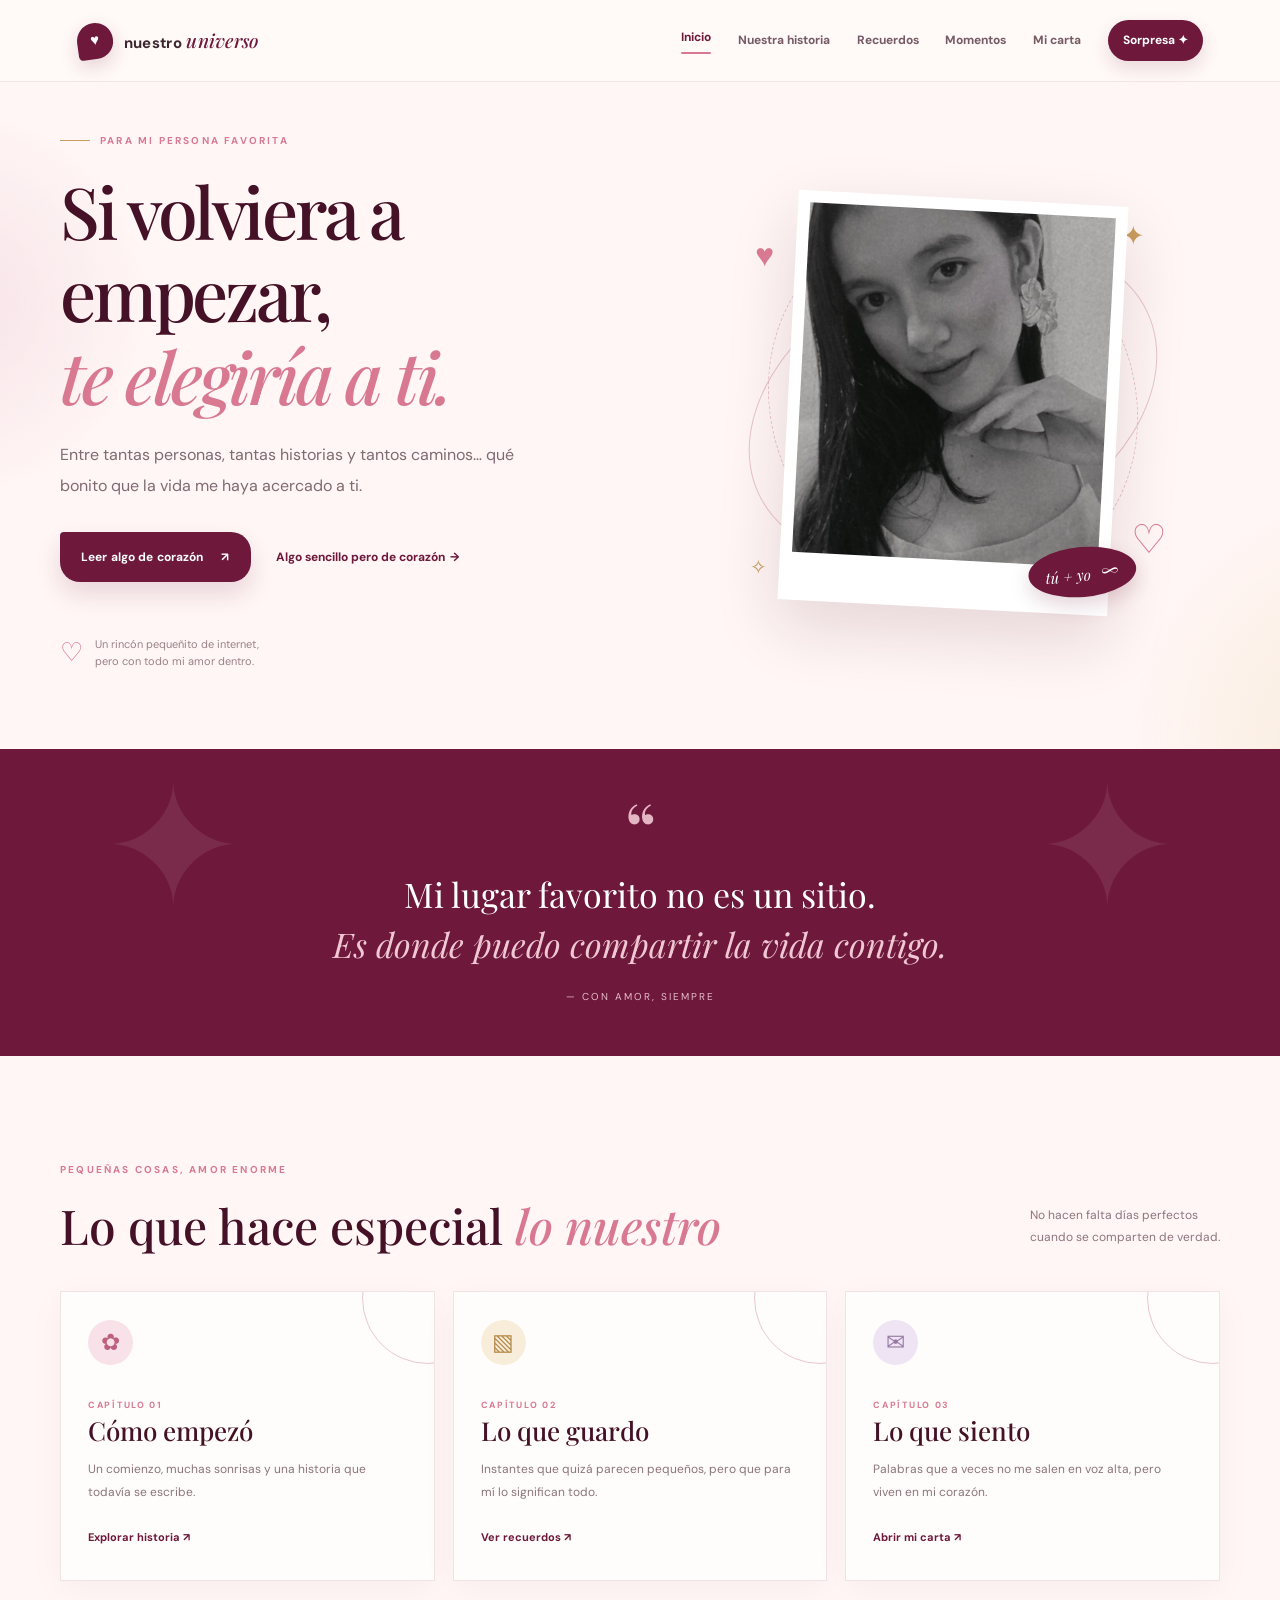
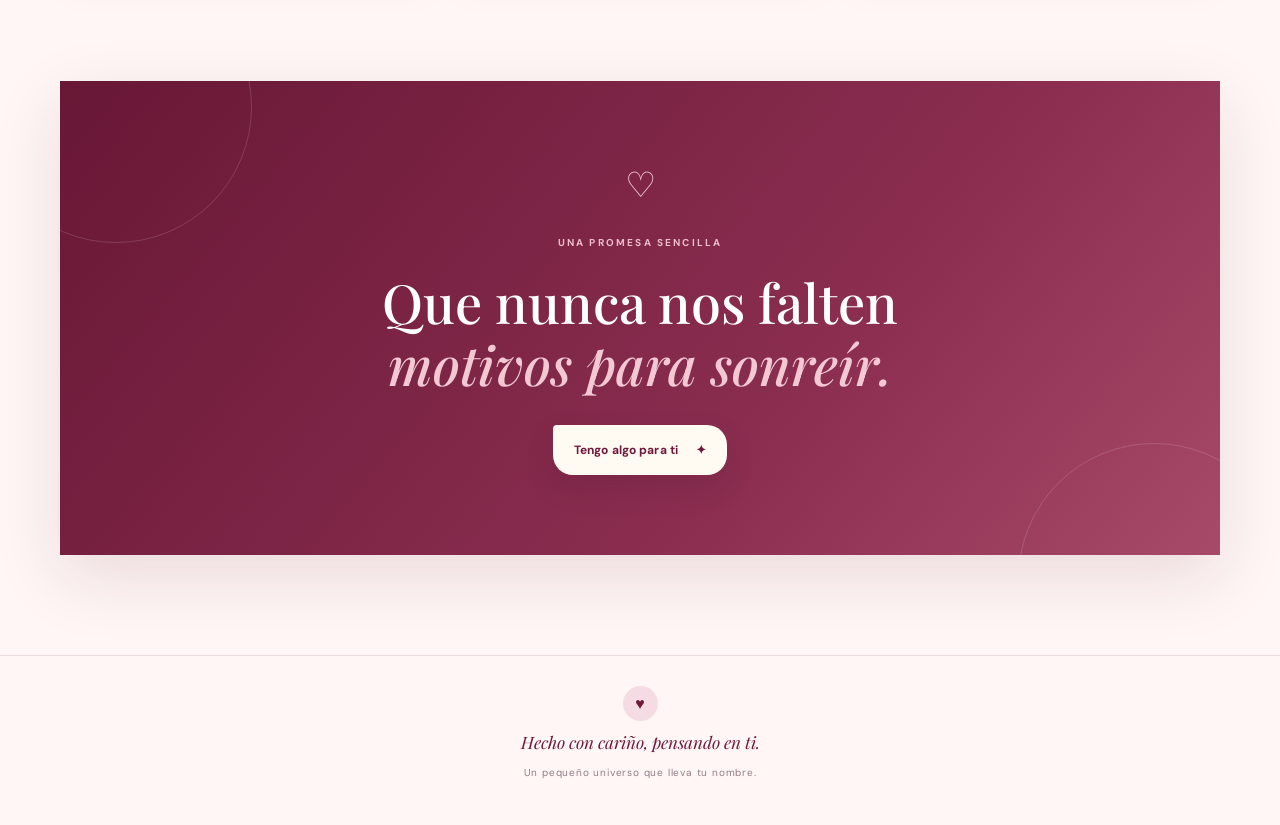
<file: amor_web_creativa/index.html>
<!doctype html>
<html lang="es">
<head>
  <meta charset="utf-8">
  <meta name="viewport" content="width=device-width, initial-scale=1">
  <meta name="theme-color" content="#6e183b">
  <meta name="description" content="Un pequeño universo hecho con amor, para una persona muy especial.">
  <title>Nuestro pequeño universo ♥</title>
  <link rel="preconnect" href="https://fonts.googleapis.com">
  <link rel="preconnect" href="https://fonts.gstatic.com" crossorigin>
  <link href="https://fonts.googleapis.com/css2?family=DM+Sans:wght@400;500;600;700&family=Playfair+Display:ital,wght@0,500;0,600;0,700;1,500;1,600&display=swap" rel="stylesheet">
  <link rel="stylesheet" href="style.css">
  <script src="script.js" defer></script>
</head>
<body data-page="inicio">
  <div class="ambient ambient-one"></div><div class="ambient ambient-two"></div>
  <header class="site-header">
    <a class="brand" href="index.html" aria-label="Inicio"><span class="brand-mark">♥</span><span>nuestro <em>universo</em></span></a>
    <button class="menu-toggle" aria-label="Abrir menú" aria-expanded="false">☰</button>
    <nav class="main-nav">
      <a class="active" href="index.html">Inicio</a><a href="historia.html">Nuestra historia</a><a href="galeria.html">Recuerdos</a><a href="videos.html">Momentos</a><a href="carta.html">Mi carta</a><a class="nav-special" href="sorpresa.html">Sorpresa ✦</a>
    </nav>
  </header>

  <main>
    <section class="hero section-wrap">
      <div class="hero-copy reveal">
        <p class="eyebrow"><span class="eyebrow-line"></span> Para mi persona favorita</p>
        <h1>Si volviera a empezar,<br><em>te elegiría a ti.</em></h1>
        <p class="hero-text">Entre tantas personas, tantas historias y tantos caminos… qué bonito que la vida me haya acercado a ti.</p>
        <div class="hero-actions"><a class="button button-primary" href="carta.html">Leer algo de corazón <span>↗</span></a><a class="text-link" href="historia.html">Algo sencillo pero de corazón<span>→</span></a></div>
        <div class="little-note"><span class="note-heart">♡</span><span>Un rincón pequeñito de internet,<br>pero con todo mi amor dentro.</span></div>
      </div>
      <div class="hero-art reveal">
        <div class="orbit orbit-a"></div><div class="orbit orbit-b"></div>
        <div class="hero-photo-frame">
          <img src="fotos/foto1.jpeg" alt="Una foto especial de nosotros" onerror="this.style.display='none';this.nextElementSibling.style.display='grid'">
          <div class="photo-placeholder"><span>♡</span><strong>Nuestro recuerdo favorito</strong><small>Coloca aquí fotos/foto1.jpg</small></div>
          <div class="photo-sticker">tú + yo <span>∞</span></div>
        </div>
        <span class="floating-heart heart-a">♥</span><span class="floating-heart heart-b">♡</span><span class="sparkle sparkle-a">✦</span><span class="sparkle sparkle-b">✧</span>
      </div>
    </section>

    <section class="quote-band">
      <span class="quote-mark">“</span>
      <p>Mi lugar favorito no es un sitio.<br><em>Es donde puedo compartir la vida contigo.</em></p>
      <span class="quote-signature">— con amor, siempre</span>
    </section>

    <section class="section-wrap section-pad">
      <div class="section-heading reveal"><div><p class="eyebrow">Pequeñas cosas, amor enorme</p><h2>Lo que hace especial <em>lo nuestro</em></h2></div><p class="heading-aside">No hacen falta días perfectos<br>cuando se comparten de verdad.</p></div>
      <div class="feature-grid">
        <a class="feature-card reveal" href="historia.html"><span class="feature-icon icon-rose">✿</span><span class="card-kicker">Capítulo 01</span><h3>Cómo empezó</h3><p>Un comienzo, muchas sonrisas y una historia que todavía se escribe.</p><span class="card-arrow">Explorar historia ↗</span></a>
        <a class="feature-card reveal" href="galeria.html"><span class="feature-icon icon-gold">▧</span><span class="card-kicker">Capítulo 02</span><h3>Lo que guardo</h3><p>Instantes que quizá parecen pequeños, pero que para mí lo significan todo.</p><span class="card-arrow">Ver recuerdos ↗</span></a>
        <a class="feature-card reveal" href="carta.html"><span class="feature-icon icon-lilac">✉</span><span class="card-kicker">Capítulo 03</span><h3>Lo que siento</h3><p>Palabras que a veces no me salen en voz alta, pero viven en mi corazón.</p><span class="card-arrow">Abrir mi carta ↗</span></a>
      </div>
    </section>

    <section class="closing-card section-wrap reveal">
      <div class="closing-decoration">♡</div><p class="eyebrow">Una promesa sencilla</p><h2>Que nunca nos falten<br><em>motivos para sonreír.</em></h2><a class="button button-light" href="sorpresa.html">Tengo algo para ti <span>✦</span></a>
    </section>
  </main>
  <footer class="site-footer"><a class="footer-heart" href="index.html">♥</a><p>Hecho con cariño, pensando en ti.</p><small>Un pequeño universo que lleva tu nombre.</small></footer>
</body>
</html>
</file>
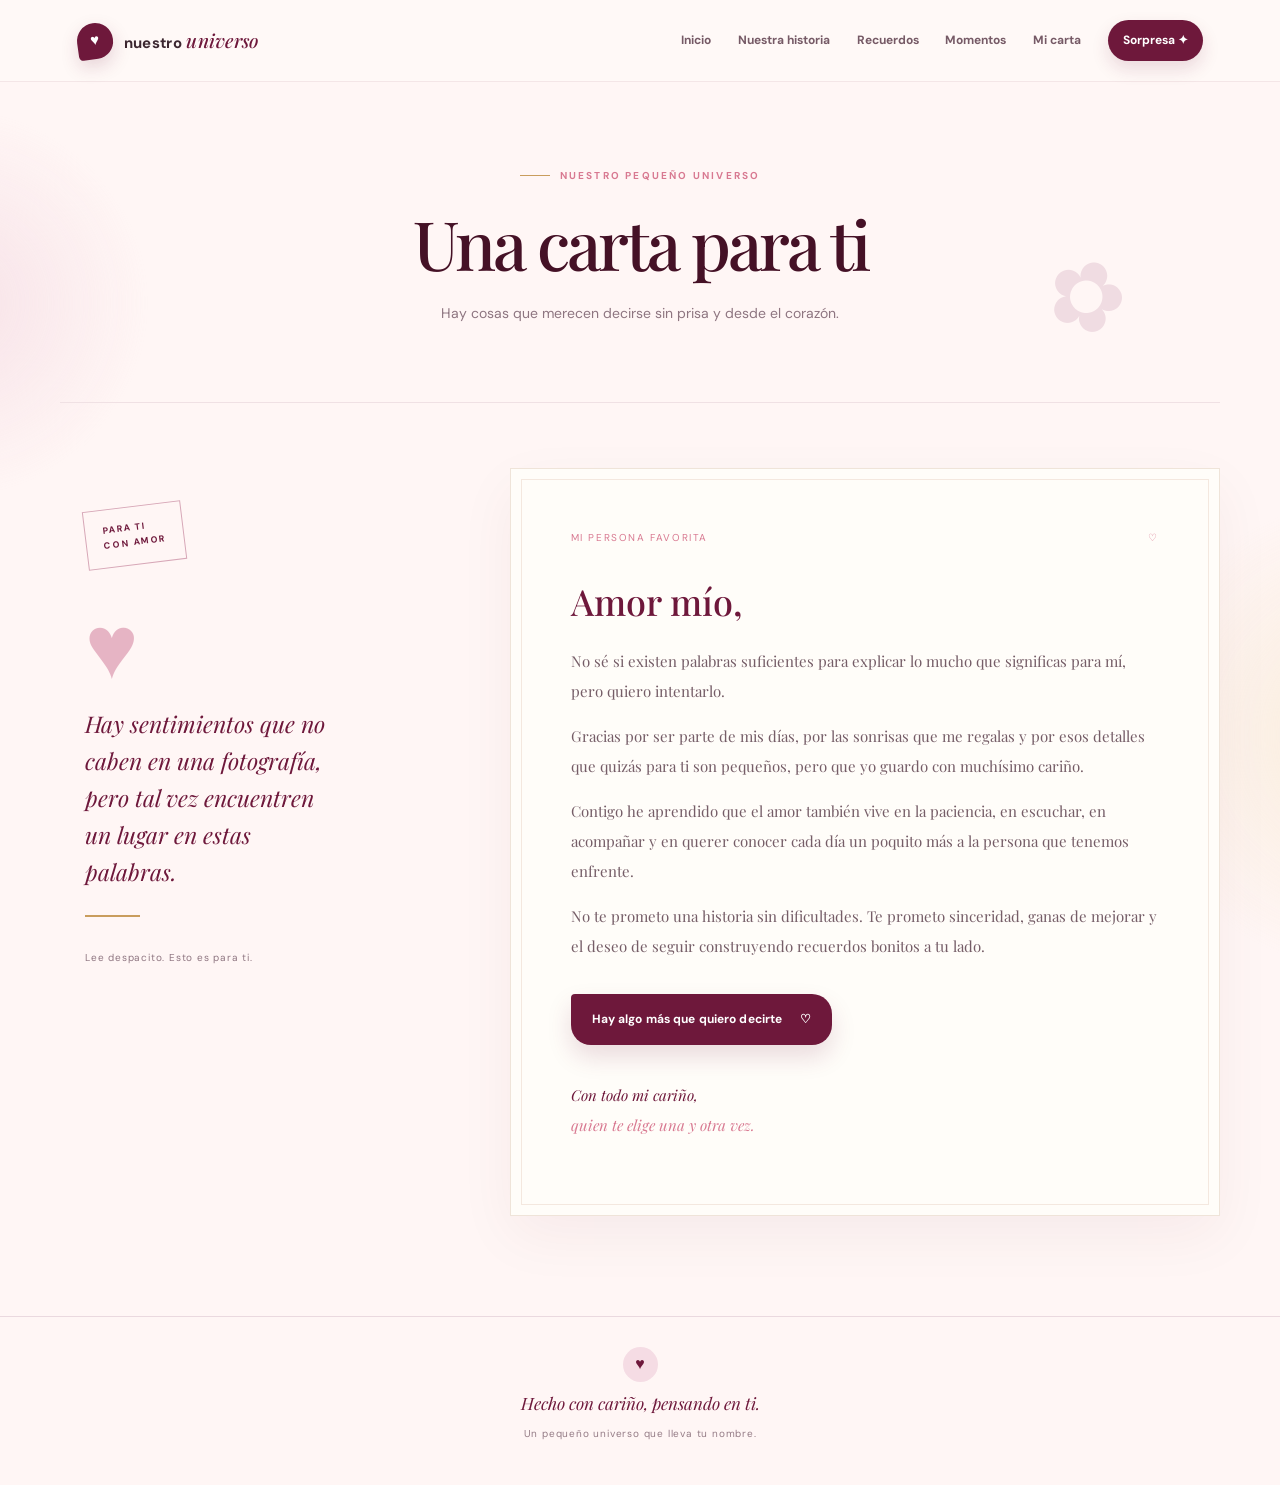
<file: amor_web_creativa/carta.html>
<!doctype html>
<html lang="es"><head><meta charset="utf-8"><meta name="viewport" content="width=device-width, initial-scale=1"><meta name="theme-color" content="#6e183b"><title>Una carta para ti | Nuestro pequeño universo</title>
<link rel="preconnect" href="https://fonts.googleapis.com"><link rel="preconnect" href="https://fonts.gstatic.com" crossorigin><link href="https://fonts.googleapis.com/css2?family=DM+Sans:wght@400;500;600;700&family=Playfair+Display:ital,wght@0,500;0,600;0,700;1,500;1,600&display=swap" rel="stylesheet"><link rel="stylesheet" href="style.css"><script src="script.js" defer></script></head>
<body data-page="carta"><div class="ambient ambient-one"></div><div class="ambient ambient-two"></div><header class="site-header">
    <a class="brand" href="index.html"><span class="brand-mark">♥</span><span>nuestro <em>universo</em></span></a>
    <button class="menu-toggle" aria-label="Abrir menú" aria-expanded="false">☰</button>
    <nav class="main-nav">
      <a href="index.html">Inicio</a><a href="historia.html">Nuestra historia</a><a href="galeria.html">Recuerdos</a><a href="videos.html">Momentos</a><a href="carta.html">Mi carta</a><a class="nav-special" href="sorpresa.html">Sorpresa ✦</a>
    </nav>
  </header>
<main class="page-main"><section class="page-hero section-wrap reveal"><p class="eyebrow"><span class="eyebrow-line"></span> Nuestro pequeño universo</p><h1>Una carta para ti</h1><p class="page-intro">Hay cosas que merecen decirse sin prisa y desde el corazón.</p><div class="page-hero-flower">✿</div></section>
<section class="section-wrap letter-layout">
  <div class="letter-side reveal"><span class="letter-stamp">PARA TI<br>CON AMOR</span><span class="big-heart">♥</span><p>Hay sentimientos que no caben en una fotografía, pero tal vez encuentren un lugar en estas palabras.</p><span class="letter-line"></span><small>Lee despacito. Esto es para ti.</small></div>
  <article class="letter-paper reveal"><div class="paper-top"><span>Mi persona favorita</span><span>♡</span></div><h2>Amor mío,</h2><p>No sé si existen palabras suficientes para explicar lo mucho que significas para mí, pero quiero intentarlo.</p><p>Gracias por ser parte de mis días, por las sonrisas que me regalas y por esos detalles que quizás para ti son pequeños, pero que yo guardo con muchísimo cariño.</p><p>Contigo he aprendido que el amor también vive en la paciencia, en escuchar, en acompañar y en querer conocer cada día un poquito más a la persona que tenemos enfrente.</p><p>No te prometo una historia sin dificultades. Te prometo sinceridad, ganas de mejorar y el deseo de seguir construyendo recuerdos bonitos a tu lado.</p>
    <div class="hidden-letter" id="hidden-letter" hidden><p>Si algún día dudas de lo especial que eres, vuelve a este rincón. Lo hice para recordarte que alguien pensó en ti con una sonrisa mientras preparaba cada detalle.</p><p>Ojalá la vida nos regale muchas oportunidades para abrazarnos, reírnos de cualquier tontería y decirnos, con hechos, que seguimos eligiéndonos.</p></div>
    <button class="button button-primary" id="reveal-letter" type="button">Hay algo más que quiero decirte <span>♡</span></button>
    <p class="letter-sign">Con todo mi cariño,<br><em>quien te elige una y otra vez.</em></p>
  </article>
</section></main>
<footer class="site-footer"><a class="footer-heart" href="index.html">♥</a><p>Hecho con cariño, pensando en ti.</p><small>Un pequeño universo que lleva tu nombre.</small></footer></body></html>
</file>
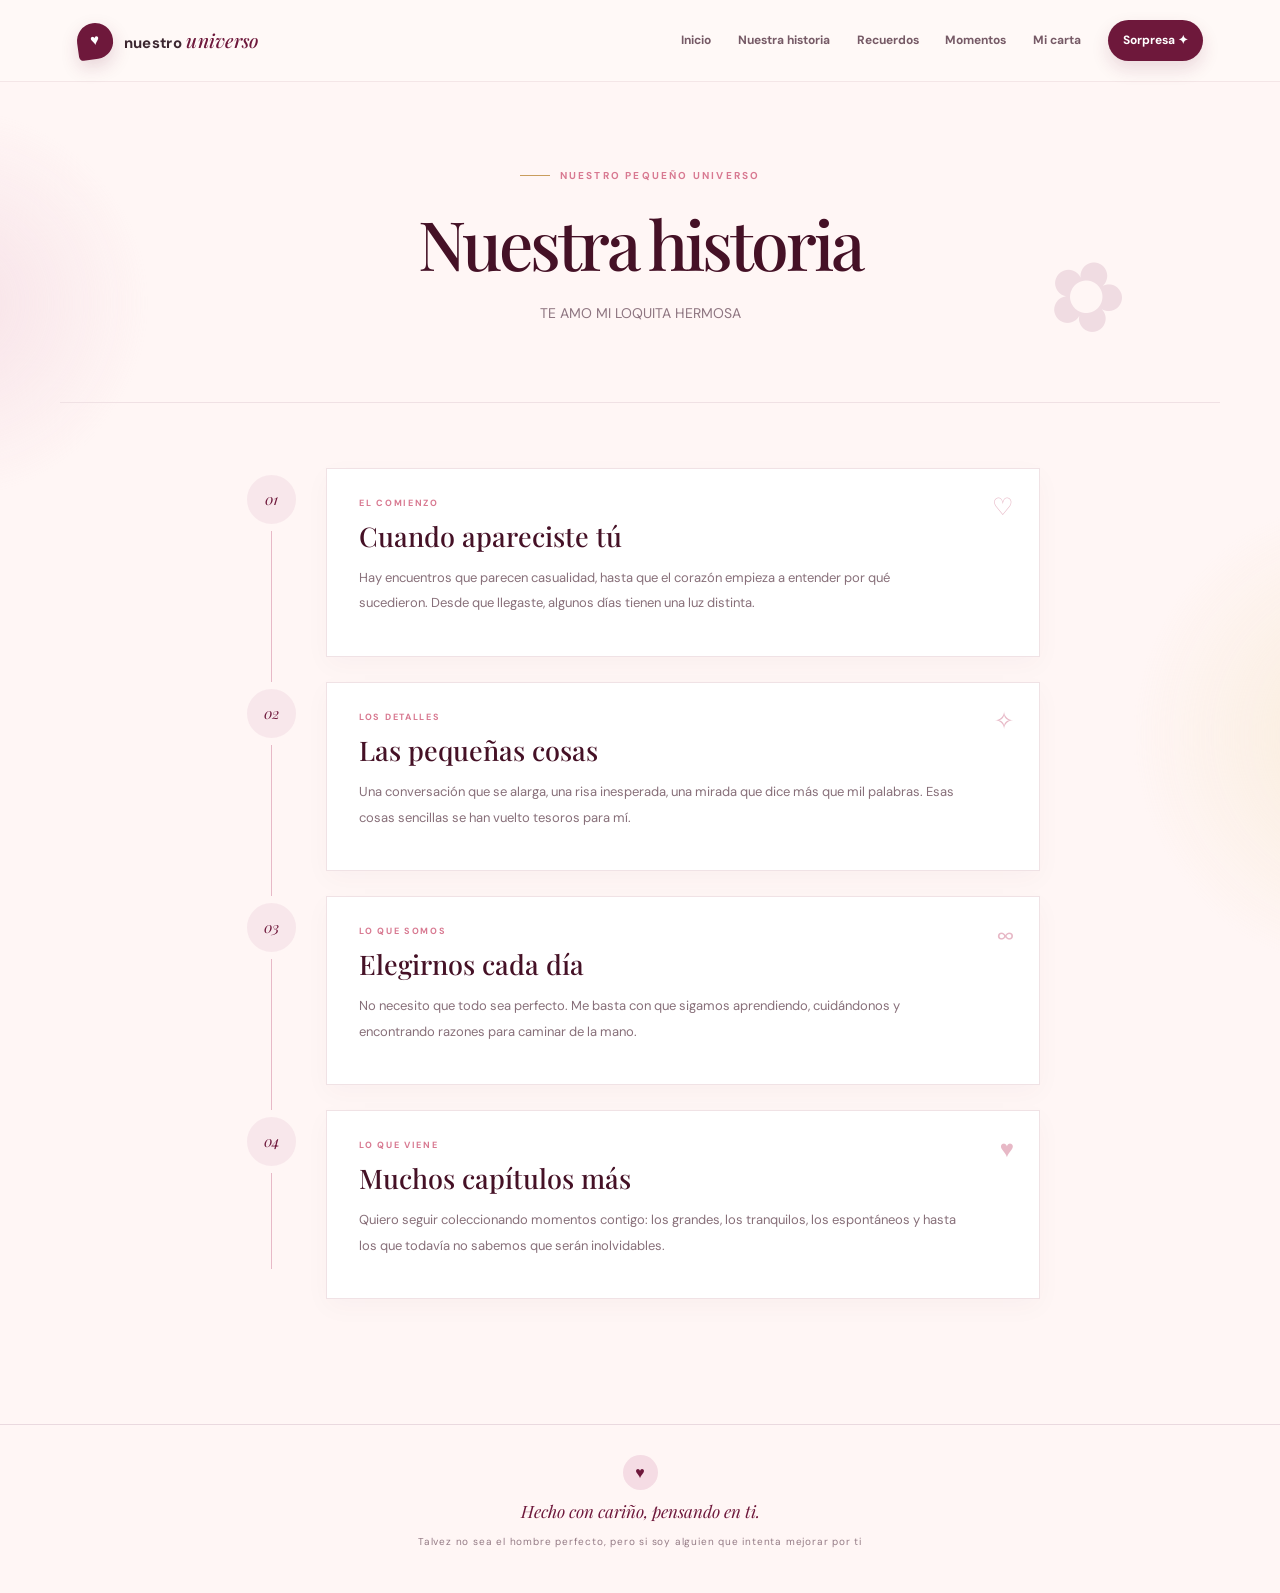
<file: amor_web_creativa/historia.html>
<!doctype html>
<html lang="es"><head><meta charset="utf-8"><meta name="viewport" content="width=device-width, initial-scale=1"><meta name="theme-color" content="#6e183b"><title>Nuestra historia | Nuestro pequeño universo</title>
<link rel="preconnect" href="https://fonts.googleapis.com"><link rel="preconnect" href="https://fonts.gstatic.com" crossorigin><link href="https://fonts.googleapis.com/css2?family=DM+Sans:wght@400;500;600;700&family=Playfair+Display:ital,wght@0,500;0,600;0,700;1,500;1,600&display=swap" rel="stylesheet"><link rel="stylesheet" href="style.css"><script src="script.js" defer></script></head>
<body data-page="historia"><div class="ambient ambient-one"></div><div class="ambient ambient-two"></div><header class="site-header">
    <a class="brand" href="index.html"><span class="brand-mark">♥</span><span>nuestro <em>universo</em></span></a>
    <button class="menu-toggle" aria-label="Abrir menú" aria-expanded="false">☰</button>
    <nav class="main-nav">
      <a href="index.html">Inicio</a><a href="historia.html">Nuestra historia</a><a href="galeria.html">Recuerdos</a><a href="videos.html">Momentos</a><a href="carta.html">Mi carta</a><a class="nav-special" href="sorpresa.html">Sorpresa ✦</a>
    </nav>
  </header>
<main class="page-main"><section class="page-hero section-wrap reveal"><p class="eyebrow"><span class="eyebrow-line"></span> Nuestro pequeño universo</p><h1>Nuestra historia</h1><p class="page-intro">TE AMO MI LOQUITA HERMOSA</p><div class="page-hero-flower">✿</div></section>
<section class="section-wrap content-section">
  <div class="timeline">
    <article class="timeline-item reveal"><div class="timeline-dot">01</div><div class="timeline-card"><p class="card-kicker">El comienzo</p><h2>Cuando apareciste tú</h2><p>Hay encuentros que parecen casualidad, hasta que el corazón empieza a entender por qué sucedieron. Desde que llegaste, algunos días tienen una luz distinta.</p><span class="timeline-doodle">♡</span></div></article>
    <article class="timeline-item reveal"><div class="timeline-dot">02</div><div class="timeline-card"><p class="card-kicker">Los detalles</p><h2>Las pequeñas cosas</h2><p>Una conversación que se alarga, una risa inesperada, una mirada que dice más que mil palabras. Esas cosas sencillas se han vuelto tesoros para mí.</p><span class="timeline-doodle">✧</span></div></article>
    <article class="timeline-item reveal"><div class="timeline-dot">03</div><div class="timeline-card"><p class="card-kicker">Lo que somos</p><h2>Elegirnos cada día</h2><p>No necesito que todo sea perfecto. Me basta con que sigamos aprendiendo, cuidándonos y encontrando razones para caminar de la mano.</p><span class="timeline-doodle">∞</span></div></article>
    <article class="timeline-item reveal"><div class="timeline-dot">04</div><div class="timeline-card"><p class="card-kicker">Lo que viene</p><h2>Muchos capítulos más</h2><p>Quiero seguir coleccionando momentos contigo: los grandes, los tranquilos, los espontáneos y hasta los que todavía no sabemos que serán inolvidables.</p><span class="timeline-doodle">♥</span></div></article>
  </div>
</section></main>
<footer class="site-footer"><a class="footer-heart" href="index.html">♥</a><p>Hecho con cariño, pensando en ti.</p><small>Talvez no sea el hombre perfecto, pero si soy alguien que intenta mejorar por ti</small></footer></body></html>
</file>
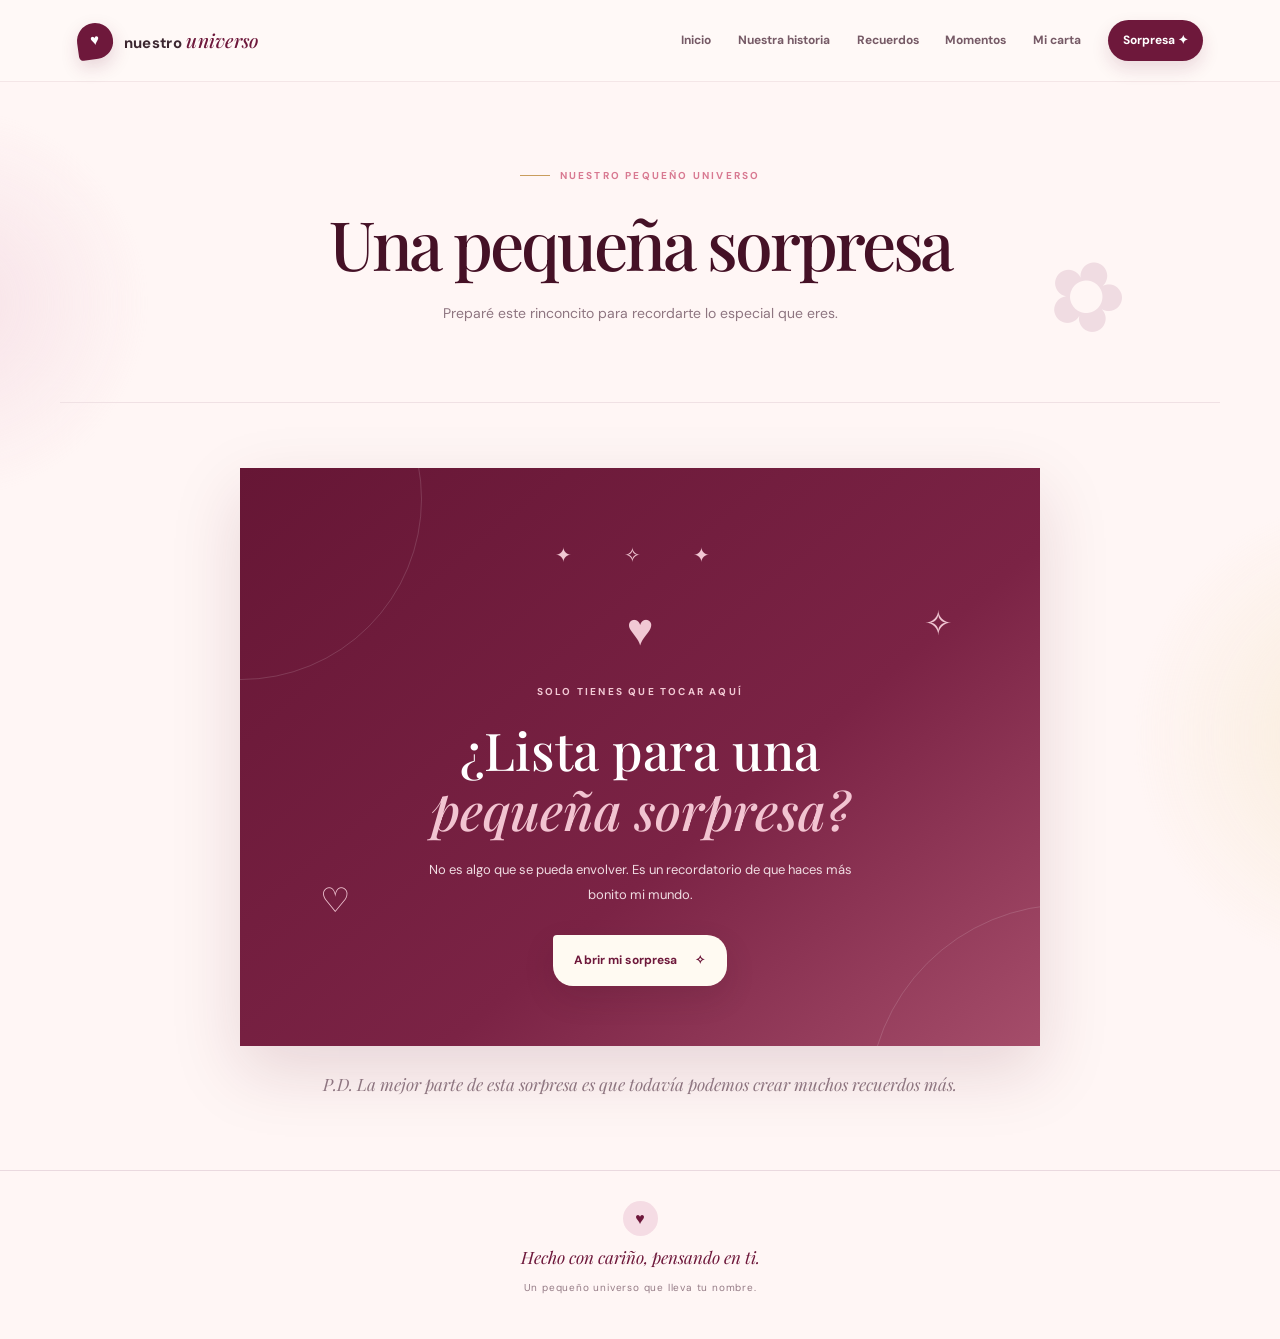
<file: amor_web_creativa/sorpresa.html>
<!doctype html>
<html lang="es"><head><meta charset="utf-8"><meta name="viewport" content="width=device-width, initial-scale=1"><meta name="theme-color" content="#6e183b"><title>Una pequeña sorpresa | Nuestro pequeño universo</title>
<link rel="preconnect" href="https://fonts.googleapis.com"><link rel="preconnect" href="https://fonts.gstatic.com" crossorigin><link href="https://fonts.googleapis.com/css2?family=DM+Sans:wght@400;500;600;700&family=Playfair+Display:ital,wght@0,500;0,600;0,700;1,500;1,600&display=swap" rel="stylesheet"><link rel="stylesheet" href="style.css"><script src="script.js" defer></script></head>
<body data-page="sorpresa"><div class="ambient ambient-one"></div><div class="ambient ambient-two"></div><header class="site-header">
    <a class="brand" href="index.html"><span class="brand-mark">♥</span><span>nuestro <em>universo</em></span></a>
    <button class="menu-toggle" aria-label="Abrir menú" aria-expanded="false">☰</button>
    <nav class="main-nav">
      <a href="index.html">Inicio</a><a href="historia.html">Nuestra historia</a><a href="galeria.html">Recuerdos</a><a href="videos.html">Momentos</a><a href="carta.html">Mi carta</a><a class="nav-special" href="sorpresa.html">Sorpresa ✦</a>
    </nav>
  </header>
<main class="page-main"><section class="page-hero section-wrap reveal"><p class="eyebrow"><span class="eyebrow-line"></span> Nuestro pequeño universo</p><h1>Una pequeña sorpresa</h1><p class="page-intro">Preparé este rinconcito para recordarte lo especial que eres.</p><div class="page-hero-flower">✿</div></section>
<section class="section-wrap surprise-wrap">
  <div class="surprise-card reveal">
    <div class="surprise-stars">✦　✧　✦</div><div class="surprise-heart">♥</div>
    <p class="eyebrow">Solo tienes que tocar aquí</p><h2>¿Lista para una<br><em>pequeña sorpresa?</em></h2>
    <p class="surprise-copy">No es algo que se pueda envolver. Es un recordatorio de que haces más bonito mi mundo.</p>
    <button class="button button-light surprise-button" id="surprise-button" type="button">Abrir mi sorpresa <span>✧</span></button>
    <div class="surprise-message" id="surprise-message" hidden aria-live="polite"><span class="message-flower">✿</span><h3>Mi deseo para nosotros</h3><p>Que nunca nos falten ternura para cuidarnos, paciencia para entendernos y ganas de volver a elegirnos. Gracias por existir y por hacer especial este pequeño universo. <strong>Te quiero muchísimo. ♥</strong></p><button class="button button-outline" id="more-hearts" type="button">¡Más corazones!</button></div>
    <span class="surprise-orbit orbit-left">♡</span><span class="surprise-orbit orbit-right">✧</span>
  </div>
  <p class="surprise-footnote reveal">P.D. La mejor parte de esta sorpresa es que todavía podemos crear muchos recuerdos más.</p>
</section></main>
<footer class="site-footer"><a class="footer-heart" href="index.html">♥</a><p>Hecho con cariño, pensando en ti.</p><small>Un pequeño universo que lleva tu nombre.</small></footer></body></html>
</file>
<file: amor_web_creativa/style.css>
/* Nuestro pequeño universo — diseño romántico, elegante y adaptable */
:root{--wine:#6e183b;--wine-dark:#451126;--rose:#d87991;--pink:#f5dce4;--blush:#fff6f5;--cream:#fffaf2;--gold:#c99d5d;--ink:#3c2730;--muted:#8e7580;--white:#fff;--shadow:0 22px 65px rgba(88,28,53,.12);--serif:"Playfair Display",Georgia,serif;--sans:"DM Sans",Arial,sans-serif}
*{box-sizing:border-box}html{scroll-behavior:smooth}body{margin:0;background:var(--blush);color:var(--ink);font-family:var(--sans);font-size:16px;line-height:1.7;overflow-x:hidden}a{color:inherit;text-decoration:none}button{font:inherit}img,video{max-width:100%}::selection{background:#edc3d0;color:var(--wine-dark)}
.ambient{position:fixed;z-index:-1;pointer-events:none;border-radius:50%;filter:blur(2px);opacity:.6}.ambient-one{width:390px;height:390px;left:-240px;top:12%;background:radial-gradient(circle,#f2d5df 0,transparent 70%)}.ambient-two{width:480px;height:480px;right:-330px;top:55%;background:radial-gradient(circle,#f5e5c8 0,transparent 70%)}
.site-header{height:82px;padding:0 clamp(20px,6vw,92px);display:flex;align-items:center;justify-content:space-between;gap:28px;background:rgba(255,250,247,.87);backdrop-filter:blur(16px);border-bottom:1px solid rgba(110,24,59,.08);position:sticky;top:0;z-index:50}.brand{display:flex;align-items:center;gap:11px;font-size:15px;font-weight:700;letter-spacing:.02em;white-space:nowrap}.brand em{font-family:var(--serif);font-weight:500;color:var(--wine);font-size:19px}.brand-mark{display:grid;place-items:center;width:36px;height:36px;background:var(--wine);color:#fff;border-radius:50% 50% 48% 12%;transform:rotate(-8deg);box-shadow:0 7px 18px #6e183b2b}.main-nav{display:flex;align-items:center;gap:clamp(12px,2.1vw,30px)}.main-nav a{font-size:12px;color:#765a66;font-weight:700;transition:.25s;white-space:nowrap}.main-nav a:hover,.main-nav a.active{color:var(--wine)}.main-nav a.active:after{content:"";display:block;height:2px;background:var(--rose);border-radius:9px;margin-top:5px}.main-nav .nav-special{background:var(--wine);color:#fff;padding:10px 15px;border-radius:30px;box-shadow:0 8px 18px #6e183b24}.main-nav .nav-special:hover{background:var(--wine-dark);color:#fff;transform:translateY(-2px)}.menu-toggle{display:none;border:0;background:var(--pink);color:var(--wine);width:42px;height:42px;border-radius:50%;font-size:20px}
.section-wrap{width:min(1160px,calc(100% - 48px));margin-inline:auto}.hero{min-height:630px;display:grid;grid-template-columns:1.05fr .95fr;align-items:center;gap:35px;padding-top:50px;padding-bottom:75px}.eyebrow{font-size:10px;text-transform:uppercase;letter-spacing:.22em;font-weight:700;color:var(--rose);display:flex;align-items:center;gap:10px;margin:0 0 20px}.eyebrow-line{display:inline-block;width:30px;height:1px;background:var(--gold)}h1,h2,h3,p{margin-top:0}h1,h2,h3{font-family:var(--serif);font-weight:500;line-height:1.15}h1{font-size:clamp(44px,5.6vw,76px);letter-spacing:-.045em;margin-bottom:24px;color:var(--wine-dark)}h1 em,h2 em{color:var(--rose);font-weight:500}.hero-text{max-width:480px;color:#806a73;font-size:16px;line-height:1.9}.hero-actions{display:flex;align-items:center;gap:25px;flex-wrap:wrap;margin-top:31px}.button{border:0;display:inline-flex;align-items:center;justify-content:center;gap:18px;padding:15px 21px;border-radius:4px 20px 20px 20px;font-size:12px;font-weight:700;letter-spacing:.01em;cursor:pointer;transition:transform .25s,box-shadow .25s,background .25s}.button:hover{transform:translateY(-3px)}.button-primary{background:var(--wine);color:white;box-shadow:0 12px 25px #6e183b25}.button-primary:hover{background:var(--wine-dark);box-shadow:0 15px 32px #6e183b35}.button-light{background:var(--cream);color:var(--wine);box-shadow:0 12px 30px #35101c21}.button-light:hover{background:#fff}.button-outline{border:1px solid #ffffff8a;background:transparent;color:#fff}.text-link{font-size:12px;font-weight:700;color:var(--wine)}.text-link span{margin-left:5px}.little-note{display:flex;gap:12px;align-items:center;margin-top:50px;color:#9b818a;font-size:11px;line-height:1.6}.note-heart{font-size:26px;color:var(--rose)}
.hero-art{height:470px;position:relative;display:grid;place-items:center}.hero-photo-frame{width:min(330px,70%);height:410px;background:#fff;padding:12px 12px 48px;transform:rotate(3deg);box-shadow:0 25px 65px #55162c25;position:relative;z-index:2}.hero-photo-frame img{width:100%;height:100%;object-fit:cover;display:block}.photo-placeholder{display:none;place-content:center;justify-items:center;gap:12px;text-align:center;height:100%;background:linear-gradient(145deg,#f7e3e8,#fff8ef);color:var(--wine);padding:20px}.photo-placeholder span{font-size:55px}.photo-placeholder strong{font:500 23px var(--serif)}.photo-placeholder small{font-size:10px;color:#a27d89}.photo-sticker{position:absolute;right:-27px;bottom:18px;background:var(--wine);color:#fff;padding:10px 17px;border-radius:50%;font:italic 15px var(--serif);transform:rotate(-8deg);box-shadow:0 8px 20px #6e183b30}.photo-sticker span{font-size:22px;margin-left:6px}.orbit{position:absolute;border:1px solid #d9a6b5;opacity:.65;border-radius:50%;transform:rotate(-25deg)}.orbit-a{width:430px;height:290px}.orbit-b{width:390px;height:360px;transform:rotate(55deg);border-style:dashed}.floating-heart{position:absolute;color:var(--rose);font-size:32px;z-index:3;animation:float 4s ease-in-out infinite}.heart-a{top:60px;left:13%}.heart-b{bottom:65px;right:10%;font-size:40px;animation-delay:-2s}.sparkle{position:absolute;color:var(--gold);font-size:27px}.sparkle-a{top:45px;right:14%}.sparkle-b{bottom:54px;left:12%;font-size:20px}
.quote-band{background:var(--wine);color:#fff;text-align:center;padding:54px 20px 48px;position:relative;overflow:hidden}.quote-band:before,.quote-band:after{content:"✦";position:absolute;color:#ffffff16;font-size:170px;top:-45px}.quote-band:before{left:8%}.quote-band:after{right:8%}.quote-mark{font:80px var(--serif);line-height:.65;color:#e4b5c2}.quote-band p{font:clamp(23px,3vw,34px)/1.45 var(--serif);margin:0 0 12px}.quote-band p em{color:#f0c7d2}.quote-signature{font-size:10px;text-transform:uppercase;letter-spacing:.2em;color:#e7bdc9}
.section-pad{padding-top:105px;padding-bottom:100px}.section-heading{display:flex;justify-content:space-between;align-items:end;gap:25px;margin-bottom:38px}.section-heading h2{font-size:clamp(34px,4vw,48px);margin-bottom:0;color:var(--wine-dark)}.heading-aside{font-size:12px;color:var(--muted);line-height:1.8;margin-bottom:5px}.feature-grid{display:grid;grid-template-columns:repeat(3,1fr);gap:18px}.feature-card{position:relative;padding:28px 27px 26px;background:#fffdfb;border:1px solid #f1e3e5;min-height:290px;box-shadow:0 8px 35px #5b19300a;transition:transform .3s,box-shadow .3s;overflow:hidden}.feature-card:after{content:"";position:absolute;width:130px;height:130px;right:-60px;top:-60px;border:1px solid #e9c7d1;border-radius:50%;transition:transform .4s}.feature-card:hover{transform:translateY(-7px);box-shadow:var(--shadow)}.feature-card:hover:after{transform:scale(1.4)}.feature-icon{display:grid;place-items:center;width:45px;height:45px;border-radius:50%;font-size:23px;margin-bottom:24px}.icon-rose{background:#f8e1e8;color:#bd607e}.icon-gold{background:#f8edda;color:#b58a4b}.icon-lilac{background:#eee4f3;color:#9878a7}.card-kicker{font-size:9px;letter-spacing:.19em;text-transform:uppercase;color:var(--rose);font-weight:700;margin-bottom:10px}.feature-card h3{font-size:26px;color:var(--wine-dark);margin-bottom:12px}.feature-card p{font-size:12px;color:#8b747e;line-height:1.9}.card-arrow{display:inline-block;margin-top:12px;color:var(--wine);font-size:11px;font-weight:700}
.closing-card{margin-bottom:100px;padding:75px 25px 80px;text-align:center;background:linear-gradient(130deg,#681735,#8b2e50 65%,#a74a69);color:white;position:relative;overflow:hidden;box-shadow:var(--shadow)}.closing-card:before,.closing-card:after{content:"";position:absolute;width:270px;height:270px;border:1px solid #ffffff25;border-radius:50%}.closing-card:before{left:-80px;top:-110px}.closing-card:after{right:-70px;bottom:-160px}.closing-decoration{font-size:35px;color:#f0c2d0;margin-bottom:18px}.closing-card .eyebrow{justify-content:center;color:#edbdca}.closing-card h2{font-size:clamp(36px,5vw,54px);margin-bottom:30px}.closing-card h2 em{color:#f2c8d4}.site-footer{text-align:center;padding:30px 20px 40px;border-top:1px solid #ead9df;color:#947b85}.footer-heart{display:inline-grid;place-items:center;width:35px;height:35px;border-radius:50%;background:#f5dce4;color:var(--wine);margin-bottom:10px}.site-footer p{font:italic 17px var(--serif);margin-bottom:4px;color:var(--wine)}.site-footer small{font-size:10px;letter-spacing:.08em}
.page-main{min-height:65vh}.page-hero{position:relative;text-align:center;padding:85px 0 75px;overflow:hidden;border-bottom:1px solid #f0e1e4}.page-hero .eyebrow{justify-content:center}.page-hero h1{font-size:clamp(42px,6vw,68px);margin-bottom:18px}.page-intro{max-width:530px;margin:0 auto;color:var(--muted);font-size:14px;line-height:1.9}.page-hero-flower{position:absolute;right:8%;top:42%;font-size:95px;color:#f0dce2;transform:rotate(20deg);z-index:-1}.content-section{padding-top:65px;padding-bottom:100px}
.timeline{max-width:800px;margin:0 auto;position:relative}.timeline:before{content:"";position:absolute;top:15px;bottom:30px;left:31px;width:1px;background:#e7b9c7}.timeline-item{display:grid;grid-template-columns:64px 1fr;gap:22px;position:relative;margin-bottom:25px}.timeline-dot{width:63px;height:63px;border-radius:50%;display:grid;place-items:center;background:#f8e7eb;border:7px solid var(--blush);color:var(--wine);font:italic 15px var(--serif);z-index:1}.timeline-card{position:relative;background:#fff;padding:27px 32px;border:1px solid #f0e2e5;box-shadow:0 8px 25px #5b193008}.timeline-card h2{font-size:27px;color:var(--wine-dark);margin-bottom:13px}.timeline-card p:not(.card-kicker){font-size:13px;color:#876f79;line-height:1.95;max-width:600px}.timeline-doodle{position:absolute;right:25px;top:18px;font-size:24px;color:#e7b8c6}.editable-note,.tip-box{max-width:800px;margin:35px auto 0;padding:20px 23px;background:#f9eaf0;display:flex;align-items:flex-start;gap:16px;color:#876b77}.editable-note>span,.tip-box>span{font-size:26px;color:var(--rose)}.editable-note strong,.tip-box strong{color:var(--wine);font-size:12px}.editable-note p,.tip-box p{font-size:12px;margin:3px 0 0;line-height:1.8}
.gallery-intro{display:flex;align-items:center;justify-content:space-between;margin-bottom:25px;color:var(--muted);font-size:13px}.gallery-intro p{margin:0}.gallery-counter{font-size:10px;letter-spacing:.18em;color:var(--wine);font-weight:700}.memory-grid{display:grid;grid-template-columns:1.1fr .9fr .9fr;grid-template-rows:240px 240px;gap:18px}.memory-card{border:0;padding:0;position:relative;overflow:hidden;background:linear-gradient(145deg,#f1d5df,#f8edda);cursor:zoom-in;text-align:left;min-width:0;box-shadow:0 12px 30px #5b193012}.memory-card img{width:100%;height:100%;object-fit:cover;display:block;transition:transform .6s}.memory-card:hover img{transform:scale(1.06)}.memory-tall{grid-row:span 2}.memory-wide{grid-column:span 2}.memory-card:after{content:"";position:absolute;inset:35% 0 0;background:linear-gradient(transparent,rgba(43,12,27,.78))}.memory-caption{position:absolute;z-index:2;bottom:21px;left:22px;color:#fff;display:flex;flex-direction:column;gap:5px}.memory-caption small{font-size:8px;letter-spacing:.2em}.memory-caption strong{font:500 22px var(--serif)}.image-fallback{display:none;place-content:center;justify-items:center;gap:9px;height:100%;color:var(--wine);font:50px var(--serif)}.image-fallback small{font:11px var(--sans);color:#9c6f7f}.small-help{font-size:11px;color:#927984;margin-top:22px}.small-help code{background:#f3e2e8;padding:3px 5px}
.lightbox{position:fixed;inset:0;z-index:100;background:#210b16ed;display:none;place-items:center;padding:35px}.lightbox.open{display:grid}.lightbox img{max-width:min(100%,1000px);max-height:85vh;object-fit:contain;box-shadow:0 25px 80px #0008}.lightbox-close{position:absolute;top:20px;right:28px;border:0;background:transparent;color:#fff;font-size:40px;cursor:pointer}
.video-grid{display:grid;grid-template-columns:repeat(3,1fr);gap:20px}.video-card{background:#fff;border:1px solid #f0e2e5;box-shadow:0 10px 35px #5b19300a;overflow:hidden}.video-shell{position:relative;background:#31121f;aspect-ratio:4/3}.video-shell video{width:100%;height:100%;object-fit:cover;display:block}.video-number{position:absolute;top:13px;left:14px;color:#fff;background:#5c193bbd;padding:5px 10px;border-radius:20px;font-size:10px;letter-spacing:.1em;pointer-events:none}.video-info{padding:23px}.video-info h2{font-size:23px;color:var(--wine-dark);margin-bottom:9px}.video-info p:not(.card-kicker){font-size:12px;color:#8b747e;line-height:1.8;margin-bottom:0}
.letter-layout{display:grid;grid-template-columns:.72fr 1.28fr;gap:50px;padding-top:65px;padding-bottom:100px;align-items:start}.letter-side{padding:38px 15px 25px 25px;position:sticky;top:115px}.letter-stamp{display:inline-block;border:1px solid #d7a7b7;padding:13px 17px;color:var(--wine);font-size:9px;font-weight:700;letter-spacing:.18em;line-height:1.7;transform:rotate(-7deg)}.big-heart{display:block;font-size:90px;color:#e6b4c4;line-height:1.3;margin-top:25px}.letter-side p{max-width:250px;font:italic 23px/1.6 var(--serif);color:var(--wine)}.letter-line{display:block;width:55px;height:2px;background:var(--gold);margin:25px 0}.letter-side small{font-size:10px;color:var(--muted);letter-spacing:.08em}.letter-paper{background:#fffdf9;padding:clamp(28px,5vw,60px);border:1px solid #efe4d9;box-shadow:0 20px 55px #5b19300d;position:relative}.letter-paper:before{content:"";position:absolute;inset:10px;border:1px solid #f4e8df;pointer-events:none}.paper-top{display:flex;justify-content:space-between;color:var(--rose);font-size:10px;text-transform:uppercase;letter-spacing:.16em;margin-bottom:35px}.letter-paper h2{font-size:36px;color:var(--wine);margin-bottom:24px}.letter-paper p{position:relative;font:15px/2 var(--serif);color:#755d67}.letter-paper .button{position:relative;margin:18px 0 25px}.letter-sign{font-style:italic!important;color:var(--wine)!important;margin-top:10px}.letter-sign em{color:var(--rose)}.hidden-letter{animation:fadeIn .5s ease}
.surprise-wrap{padding-top:65px;padding-bottom:75px}.surprise-card{max-width:800px;min-height:470px;margin:auto;position:relative;overflow:hidden;background:linear-gradient(140deg,#661635,#7b2345 60%,#a54d6a);color:#fff;text-align:center;padding:70px 25px 60px;box-shadow:0 25px 65px #57132b25}.surprise-card:before,.surprise-card:after{content:"";position:absolute;border:1px solid #ffffff24;border-radius:50%;pointer-events:none}.surprise-card:before{width:360px;height:360px;left:-180px;top:-150px}.surprise-card:after{width:400px;height:400px;right:-230px;bottom:-260px}.surprise-stars{letter-spacing:.8em;color:#f1c8d4;font-size:20px;margin-bottom:20px}.surprise-heart{font-size:45px;color:#f1c8d4;animation:heartbeat 1.8s ease-in-out infinite}.surprise-card .eyebrow{justify-content:center;color:#f2c9d4;margin-top:15px}.surprise-card h2{font-size:clamp(36px,5vw,52px);margin-bottom:18px}.surprise-card h2 em{color:#f2c4d1}.surprise-copy{max-width:430px;margin:0 auto 28px;color:#f0dce2;font-size:13px;line-height:1.9}.surprise-button{position:relative;z-index:2}.surprise-message{position:relative;z-index:2;max-width:520px;margin:35px auto 0;padding:26px 28px;background:#ffffff12;border:1px solid #ffffff30;animation:fadeIn .6s ease}.surprise-message .message-flower{font-size:32px;color:#f0c3d1}.surprise-message h3{font-size:27px;margin:10px 0;color:#fff}.surprise-message p{font-size:13px;line-height:1.9;color:#f6e4e9}.surprise-message strong{display:block;margin-top:10px;color:#fff}.surprise-orbit{position:absolute;color:#f0c5d2;font-size:34px}.orbit-left{left:10%;bottom:20%}.orbit-right{right:11%;top:22%}.surprise-footnote{text-align:center;font:italic 17px var(--serif);color:var(--muted);margin:27px auto 0}
.reveal{opacity:0;transform:translateY(18px);transition:opacity .7s ease,transform .7s ease}.reveal.visible{opacity:1;transform:translateY(0)}.heart-particle{position:fixed;z-index:120;pointer-events:none;color:#f1b3c5;animation:heartRise 1.8s ease-out forwards;text-shadow:0 4px 12px #45112622}
@keyframes float{0%,100%{transform:translateY(0) rotate(-8deg)}50%{transform:translateY(-14px) rotate(8deg)}}@keyframes heartbeat{0%,100%{transform:scale(1)}15%{transform:scale(1.12)}30%{transform:scale(1)}}@keyframes fadeIn{from{opacity:0;transform:translateY(8px)}to{opacity:1;transform:translateY(0)}}@keyframes heartRise{0%{opacity:0;transform:translateY(0) scale(.7) rotate(0)}15%{opacity:1}100%{opacity:0;transform:translateY(-150px) scale(1.5) rotate(24deg)}}
@media(max-width:900px){.site-header{padding-inline:24px}.main-nav{gap:13px}.main-nav a{font-size:11px}.hero{min-height:550px;gap:10px}.hero-art{height:410px}.hero-photo-frame{height:350px}.orbit-a{width:340px}.orbit-b{width:330px}.video-grid{grid-template-columns:1fr 1fr}.video-card:last-child{grid-column:span 2;max-width:calc(50% - 10px);justify-self:center}.letter-layout{gap:25px}.memory-grid{grid-template-rows:210px 210px}}
@media(max-width:720px){.site-header{height:72px}.menu-toggle{display:block}.main-nav{display:none;position:absolute;top:72px;left:0;right:0;background:#fffaf7;padding:16px 24px 24px;box-shadow:0 15px 25px #4d14200f;align-items:stretch;flex-direction:column;gap:0}.main-nav.open{display:flex}.main-nav a{padding:12px 5px;font-size:13px}.main-nav a.active:after{display:none}.main-nav .nav-special{margin-top:7px;text-align:center}.hero{grid-template-columns:1fr;padding-top:58px;padding-bottom:55px}.hero-copy{text-align:center}.hero-copy .eyebrow,.hero-actions{justify-content:center}.hero-text{margin-inline:auto}.little-note{justify-content:center;margin-top:28px}.hero-art{height:390px;margin-top:10px}.hero-photo-frame{width:245px;height:320px}.orbit-a{width:330px;height:240px}.orbit-b{width:300px;height:290px}.section-pad{padding-top:70px;padding-bottom:70px}.section-heading{display:block}.heading-aside{margin-top:17px}.feature-grid{grid-template-columns:1fr}.feature-card{min-height:auto}.closing-card{margin-bottom:65px;padding:55px 20px 60px}.page-hero{padding:65px 0 55px}.page-hero-flower{right:0;opacity:.5}.timeline-item{grid-template-columns:45px 1fr;gap:12px}.timeline-dot{width:45px;height:45px;border-width:4px;font-size:12px}.timeline:before{left:22px}.timeline-card{padding:22px 20px}.timeline-card h2{font-size:24px}.timeline-doodle{right:14px;top:12px}.memory-grid{grid-template-columns:1fr 1fr;grid-template-rows:240px 190px 190px}.memory-tall{grid-row:span 1}.memory-wide{grid-column:span 2}.memory-card:first-child{grid-column:span 2}.gallery-intro{gap:12px}.memory-caption{left:15px;bottom:14px}.memory-caption strong{font-size:18px}.video-grid{grid-template-columns:1fr}.video-card:last-child{grid-column:auto;max-width:none}.letter-layout{grid-template-columns:1fr;padding-top:30px;gap:15px}.letter-side{position:relative;top:auto;text-align:center;padding:25px 10px}.big-heart{font-size:55px;margin-top:12px}.letter-side p{margin:0 auto;max-width:380px;font-size:20px}.letter-line{margin:17px auto}.letter-paper{padding:30px 25px}.letter-paper:before{inset:6px}.surprise-card{padding:50px 20px;min-height:420px}.orbit-left{left:4%;bottom:10%}.orbit-right{right:5%;top:15%}}
@media(max-width:420px){.section-wrap{width:calc(100% - 32px)}h1{font-size:43px}.hero-actions{gap:17px}.hero-actions .button{width:100%}.hero-art{height:340px}.hero-photo-frame{height:285px;width:220px}.floating-heart.heart-a{left:4%;top:25px}.heart-b{right:3%;bottom:35px}.memory-grid{grid-template-rows:200px 170px 170px;gap:10px}.memory-caption strong{font-size:16px}.page-hero h1{font-size:40px}.gallery-intro{align-items:flex-start;flex-direction:column}.surprise-card h2{font-size:35px}}
@media(prefers-reduced-motion:reduce){*,*::before,*::after{scroll-behavior:auto!important;animation-duration:.01ms!important;animation-iteration-count:1!important;transition-duration:.01ms!important}.reveal{opacity:1;transform:none}}
</file>
